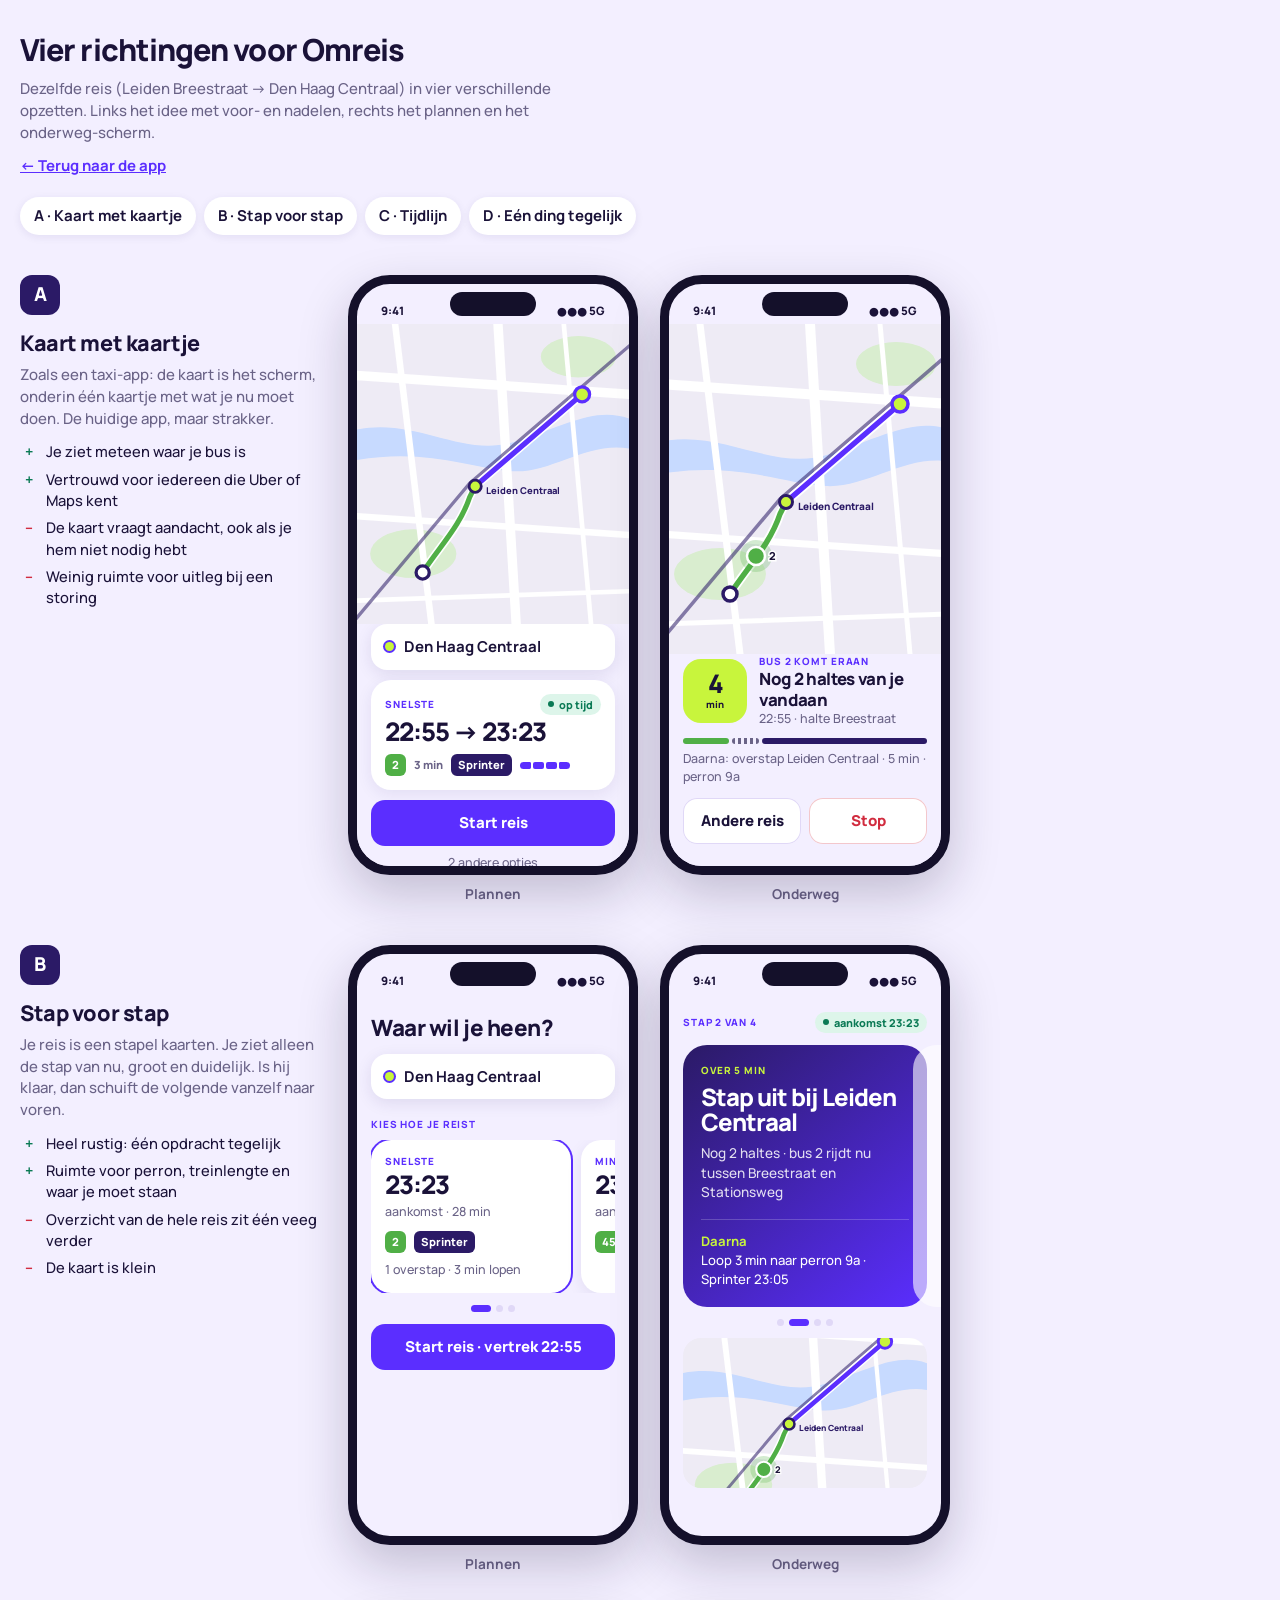
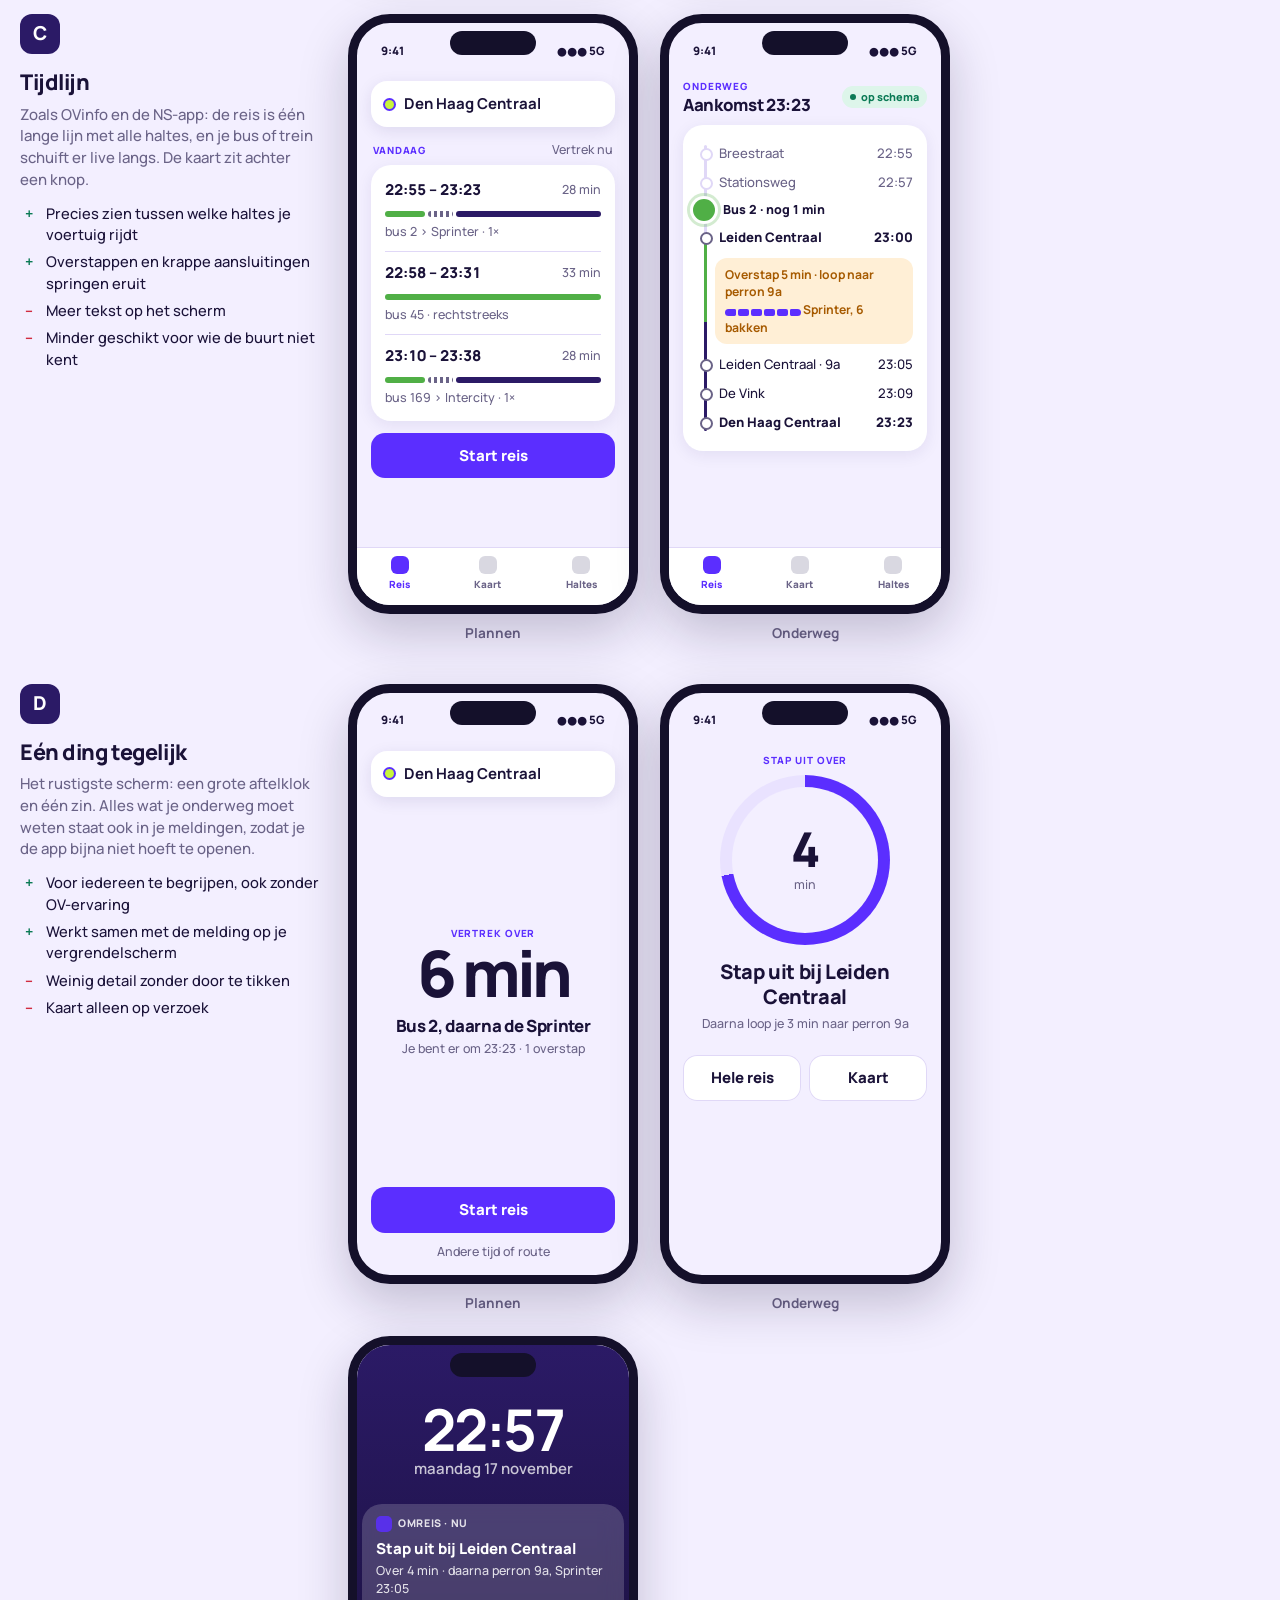
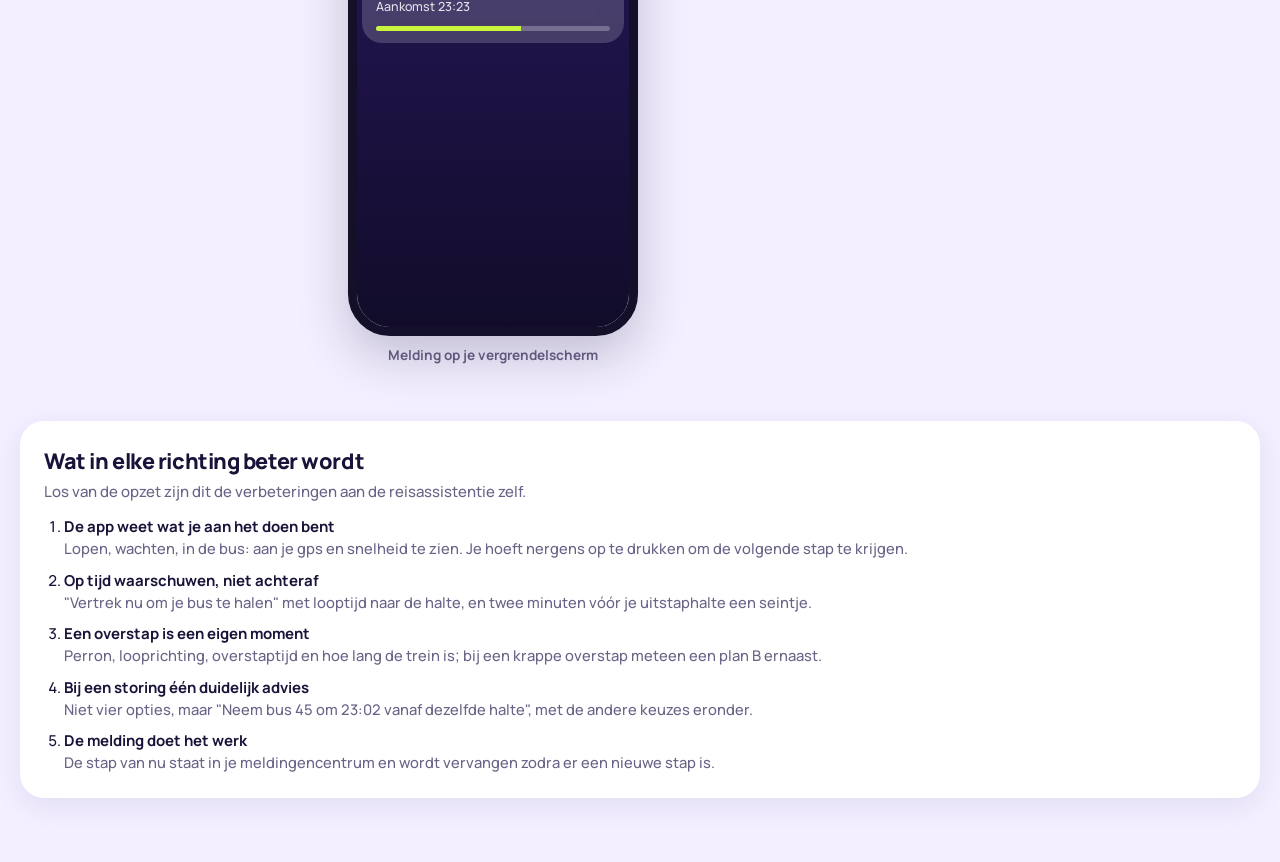
<file: templates.html>
<!doctype html>
<html lang="nl">
<head>
<meta charset="utf-8">
<meta name="viewport" content="width=device-width, initial-scale=1">
<title>Omreis – vier richtingen</title>
<meta name="robots" content="noindex">
<link rel="preconnect" href="https://fonts.googleapis.com">
<link rel="preconnect" href="https://fonts.gstatic.com" crossorigin>
<link href="https://fonts.googleapis.com/css2?family=Manrope:wght@500;600;700;800&display=swap" rel="stylesheet">
<style>
  :root{--bg:#F3EFFF;--surface:#fff;--ink:#1A1238;--muted:#6A6387;--line:#E0D8F7;--accent:#5B2EFF;--soft:#E9E2FF;--deep:#2B1A66;--lime:#C8F53C;--ok:#0B7A55;--okSoft:#DDF5EA;--warn:#A65A00;--warnSoft:#FFEFD6;--bus:#50AF46}
  *{box-sizing:border-box}
  body{margin:0;background:var(--bg);color:var(--ink);font:500 15px/1.45 "Manrope",system-ui,sans-serif;padding:28px 16px 64px}
  .wrap{max-width:1240px;margin:0 auto}
  header h1{font-size:1.9rem;font-weight:800;letter-spacing:-.03em;margin:0 0 6px}
  header p{margin:0;color:var(--muted);max-width:62ch}
  .back{display:inline-block;margin-top:12px;color:var(--accent);font-weight:700}
  nav.jump{display:flex;flex-wrap:wrap;gap:8px;margin:20px 0 8px}
  nav.jump a{background:var(--surface);border-radius:99px;padding:8px 14px;font-weight:700;text-decoration:none;color:var(--ink);box-shadow:0 2px 8px rgba(43,26,102,.08)}
  section.concept{margin-top:40px;display:grid;grid-template-columns:minmax(220px,300px) 1fr;gap:28px;align-items:start}
  @media (max-width:860px){section.concept{grid-template-columns:1fr}}
  .about .letter{display:inline-grid;place-items:center;width:40px;height:40px;border-radius:12px;background:var(--deep);color:#fff;font-weight:800;font-size:1.2rem}
  .about h2{font-size:1.35rem;font-weight:800;letter-spacing:-.02em;margin:12px 0 6px}
  .about p{margin:0 0 12px;color:var(--muted)}
  .about ul{margin:0;padding:0;list-style:none;display:grid;gap:6px;font-size:.92rem}
  .about li{display:flex;gap:8px}
  .about li b{flex:none;width:18px;text-align:center}
  .about .plus b{color:var(--ok)} .about .min b{color:#D12C3F}
  .phones{display:flex;gap:22px;flex-wrap:wrap}
  figure{margin:0}
  figcaption{text-align:center;font-weight:700;color:var(--muted);font-size:.85rem;margin-top:10px}

  /* telefoon */
  .phone{position:relative;width:290px;height:600px;border-radius:42px;background:var(--bg);border:9px solid #14102A;overflow:hidden;box-shadow:0 20px 50px rgba(26,18,56,.22);display:flex;flex-direction:column}
  .phone::before{content:"";position:absolute;top:8px;left:50%;transform:translateX(-50%);width:86px;height:24px;border-radius:99px;background:#14102A;z-index:20}
  .status{height:40px;flex:none;display:flex;justify-content:space-between;align-items:flex-end;padding:0 24px 4px;font-size:.72rem;font-weight:800;position:relative;z-index:10}
  .map{position:relative;flex:none;overflow:hidden}
  .map svg{display:block;width:100%;height:100%}
  .fill{flex:1;min-height:0;overflow:hidden;position:relative}
  .pad{padding:14px}
  .card{background:var(--surface);border-radius:20px;padding:14px;box-shadow:0 4px 16px rgba(43,26,102,.08)}
  .sheet{position:absolute;left:0;right:0;bottom:0;background:var(--bg);border-radius:24px 24px 0 0;padding:10px 14px 16px;box-shadow:0 -8px 30px rgba(43,26,102,.16)}
  .grip{width:38px;height:4px;border-radius:9px;background:var(--line);margin:0 auto 10px}
  .k{font-size:.62rem;font-weight:800;letter-spacing:.09em;text-transform:uppercase;color:var(--accent)}
  .big{font-size:1.6rem;font-weight:800;letter-spacing:-.04em;line-height:1.05}
  .mid{font-size:1.05rem;font-weight:800;letter-spacing:-.02em;line-height:1.25}
  .sm{font-size:.78rem;color:var(--muted)}
  .row{display:flex;align-items:center;gap:8px}
  .between{display:flex;justify-content:space-between;align-items:center;gap:8px}
  .chip{display:inline-flex;align-items:center;gap:4px;height:22px;padding:0 7px;border-radius:6px;font-size:.7rem;font-weight:800;color:#fff;background:var(--deep)}
  .chip.bus{background:var(--bus)} .chip.walk{background:none;color:var(--muted);padding:0}
  .btn{display:block;width:100%;border:0;border-radius:14px;padding:12px;font:inherit;font-weight:800;text-align:center;background:var(--accent);color:#fff}
  .btn.ghost{background:var(--surface);color:var(--ink);box-shadow:inset 0 0 0 1px var(--line)}
  .btn.danger{background:#fff;color:#D12C3F;box-shadow:inset 0 0 0 1px #F3C7CC}
  .pill{display:inline-flex;align-items:center;gap:5px;font-size:.68rem;font-weight:800;padding:3px 8px;border-radius:99px;background:var(--okSoft);color:var(--ok)}
  .pill.warn{background:var(--warnSoft);color:var(--warn)}
  .pill i{width:6px;height:6px;border-radius:50%;background:currentColor}
  .search{background:var(--surface);border-radius:16px;padding:12px 14px;box-shadow:0 4px 16px rgba(43,26,102,.1);display:flex;align-items:center;gap:10px;font-weight:700}
  .search .dot{width:9px;height:9px;border-radius:50%;background:var(--lime);box-shadow:0 0 0 2px var(--accent)}
  .cars{display:inline-flex;gap:2px;vertical-align:middle}
  .cars i{display:block;width:11px;height:7px;background:var(--accent);border-radius:2px}
  .cars i:first-child{border-radius:5px 2px 2px 5px}.cars i:last-child{border-radius:2px 5px 5px 2px}
  .bar{display:flex;gap:3px;height:6px;margin:10px 0 6px}
  .bar i{display:block;height:6px;border-radius:9px;background:var(--bus)}
  .bar i.t{background:var(--deep)} .bar i.w{background:repeating-linear-gradient(90deg,var(--muted) 0 3px,transparent 3px 6px)}
  .opt{display:flex;justify-content:space-between;align-items:center;padding:10px 0;border-top:1px solid var(--line)}
  .opt:first-child{border-top:0}
  .time{font-weight:800;font-variant-numeric:tabular-nums}
  .tabs{display:flex;justify-content:space-around;padding:8px 0 14px;border-top:1px solid var(--line);background:var(--surface);flex:none}
  .tabs span{font-size:.62rem;font-weight:800;color:var(--muted);text-align:center}
  .tabs span.on{color:var(--accent)}
  .tabs span::before{content:"";display:block;width:18px;height:18px;border-radius:6px;margin:0 auto 3px;background:currentColor;opacity:.25}
  .tabs span.on::before{opacity:1}

  /* B: kaarten */
  .stepcard{background:linear-gradient(140deg,var(--deep),var(--accent));color:#fff;border-radius:24px;padding:18px;position:relative;overflow:hidden}
  .stepcard .k{color:var(--lime)}
  .dots{display:flex;gap:5px;justify-content:center;margin:12px 0}
  .dots i{width:7px;height:7px;border-radius:50%;background:var(--line)} .dots i.on{width:20px;border-radius:9px;background:var(--accent)}
  .peek{position:absolute;right:-226px;top:0;width:240px;height:100%;border-radius:24px;background:var(--surface);opacity:.6}
  .swipe{display:flex;gap:10px;overflow:hidden}
  .swipe .card{flex:none;width:200px}

  /* C: tijdlijn */
  .tl{position:relative;padding-left:22px}
  .tl::before{content:"";position:absolute;left:7px;top:6px;bottom:6px;width:3px;border-radius:3px;background:linear-gradient(var(--line) 0 34%,var(--bus) 34% 62%,var(--deep) 62%)}
  .st{position:relative;padding:5px 0;font-size:.82rem;display:flex;justify-content:space-between;gap:6px}
  .st::before{content:"";position:absolute;left:-19px;top:9px;width:9px;height:9px;border-radius:50%;background:#fff;border:2px solid var(--muted)}
  .st.done{color:var(--muted)} .st.done::before{border-color:var(--line)}
  .st b{font-weight:800}
  .veh{position:relative;margin:2px 0 2px -26px;display:flex;align-items:center;gap:8px;font-size:.78rem;font-weight:800;color:var(--ink)}
  .veh span.ic{width:22px;height:22px;border-radius:50%;background:var(--bus);box-shadow:0 0 0 3px #fff,0 0 0 6px rgba(80,175,70,.25)}
  .xfer{margin:6px 0 6px -4px;background:var(--warnSoft);border-radius:12px;padding:8px 10px;font-size:.76rem;color:var(--warn);font-weight:700}

  /* D: rustig */
  .ring{width:170px;height:170px;border-radius:50%;margin:8px auto 14px;display:grid;place-items:center;background:conic-gradient(var(--accent) 0 72%,var(--soft) 72% 100%);position:relative}
  .ring::after{content:"";position:absolute;inset:12px;border-radius:50%;background:var(--bg)}
  .ring div{position:relative;z-index:1;text-align:center}
  .ring b{display:block;font-size:3rem;font-weight:800;letter-spacing:-.05em;line-height:1}
  .lock{position:absolute;inset:0;background:linear-gradient(180deg,#2B1A66,#120C2A);color:#fff;display:flex;flex-direction:column;align-items:center;padding-top:56px}
  .lock .clock{font-size:3.6rem;font-weight:700;letter-spacing:-.04em;line-height:1}
  .lock .date{opacity:.75;font-weight:600;margin-bottom:24px}
  .note{width:262px;background:rgba(255,255,255,.18);backdrop-filter:blur(10px);border-radius:20px;padding:12px 14px;color:#fff}
  .note .app{display:flex;align-items:center;gap:6px;font-size:.66rem;font-weight:800;opacity:.85;text-transform:uppercase;letter-spacing:.06em}
  .note .app i{width:16px;height:16px;border-radius:5px;background:var(--accent)}
  .note .t{font-weight:800;margin:6px 0 2px}
  .note .b{font-size:.78rem;opacity:.85}
  .note .prog{height:5px;border-radius:9px;background:rgba(255,255,255,.25);margin-top:10px;overflow:hidden}
  .note .prog i{display:block;width:62%;height:100%;background:var(--lime)}

  .ideas{margin-top:56px;background:var(--surface);border-radius:24px;padding:24px;box-shadow:0 8px 30px rgba(43,26,102,.08)}
  .ideas h2{margin:0 0 4px;font-size:1.35rem;font-weight:800;letter-spacing:-.02em}
  .ideas > p{margin:0 0 14px;color:var(--muted)}
  .ideas ol{margin:0;padding-left:20px;display:grid;gap:10px}
  .ideas li strong{display:block}
  .ideas li span{color:var(--muted);font-size:.92rem}
</style>
</head>
<body>
<div class="wrap">
<header>
  <h1>Vier richtingen voor Omreis</h1>
  <p>Dezelfde reis (Leiden Breestraat → Den Haag Centraal) in vier verschillende opzetten. Links het idee met voor- en nadelen, rechts het plannen en het onderweg-scherm.</p>
  <a class="back" href="./">← Terug naar de app</a>
</header>
<nav class="jump"><a href="#a">A · Kaart met kaartje</a><a href="#b">B · Stap voor stap</a><a href="#c">C · Tijdlijn</a><a href="#d">D · Eén ding tegelijk</a></nav>

<!-- ============ A ============ -->
<section class="concept" id="a">
  <div class="about">
    <span class="letter">A</span>
    <h2>Kaart met kaartje</h2>
    <p>Zoals een taxi-app: de kaart is het scherm, onderin één kaartje met wat je nu moet doen. De huidige app, maar strakker.</p>
    <ul>
      <li class="plus"><b>+</b>Je ziet meteen waar je bus is</li>
      <li class="plus"><b>+</b>Vertrouwd voor iedereen die Uber of Maps kent</li>
      <li class="min"><b>–</b>De kaart vraagt aandacht, ook als je hem niet nodig hebt</li>
      <li class="min"><b>–</b>Weinig ruimte voor uitleg bij een storing</li>
    </ul>
  </div>
  <div class="phones">
    <figure><div class="phone"><div class="status"><span>9:41</span><span>●●● 5G</span></div>
      <div class="map" style="height:300px" data-map="plan"></div>
      <div class="fill"><div class="sheet" style="top:-24px">
        <div class="grip"></div>
        <div class="search"><span class="dot"></span>Den Haag Centraal</div>
        <div class="card" style="margin-top:10px">
          <div class="between"><span class="k">Snelste</span><span class="pill"><i></i>op tijd</span></div>
          <div class="between" style="margin-top:4px"><span class="big">22:55 → 23:23</span></div>
          <div class="row" style="margin-top:8px"><span class="chip bus">2</span><span class="chip walk">3 min</span><span class="chip">Sprinter</span><span class="cars"><i></i><i></i><i></i><i></i></span></div>
        </div>
        <button class="btn" style="margin-top:10px">Start reis</button>
        <div class="sm" style="text-align:center;margin-top:8px">2 andere opties</div>
      </div></div>
    </div><figcaption>Plannen</figcaption></figure>
    <figure><div class="phone"><div class="status"><span>9:41</span><span>●●● 5G</span></div>
      <div class="map" style="height:330px" data-map="go"></div>
      <div class="fill"><div class="sheet" style="top:-24px">
        <div class="grip"></div>
        <div class="row" style="gap:12px">
          <div style="flex:none;width:64px;height:64px;border-radius:18px;background:var(--lime);display:grid;place-items:center;text-align:center"><div><div class="big">4</div><div style="font-size:.6rem;font-weight:800">min</div></div></div>
          <div><div class="k">Bus 2 komt eraan</div><div class="mid">Nog 2 haltes van je vandaan</div><div class="sm">22:55 · halte Breestraat</div></div>
        </div>
        <div class="bar"><i style="flex:5"></i><i class="w" style="flex:3"></i><i class="t" style="flex:18"></i></div>
        <div class="sm">Daarna: overstap Leiden Centraal · 5 min · perron 9a</div>
        <div class="row" style="margin-top:12px;gap:8px"><button class="btn ghost">Andere reis</button><button class="btn danger">Stop</button></div>
      </div></div>
    </div><figcaption>Onderweg</figcaption></figure>
  </div>
</section>

<!-- ============ B ============ -->
<section class="concept" id="b">
  <div class="about">
    <span class="letter">B</span>
    <h2>Stap voor stap</h2>
    <p>Je reis is een stapel kaarten. Je ziet alleen de stap van nu, groot en duidelijk. Is hij klaar, dan schuift de volgende vanzelf naar voren.</p>
    <ul>
      <li class="plus"><b>+</b>Heel rustig: één opdracht tegelijk</li>
      <li class="plus"><b>+</b>Ruimte voor perron, treinlengte en waar je moet staan</li>
      <li class="min"><b>–</b>Overzicht van de hele reis zit één veeg verder</li>
      <li class="min"><b>–</b>De kaart is klein</li>
    </ul>
  </div>
  <div class="phones">
    <figure><div class="phone"><div class="status"><span>9:41</span><span>●●● 5G</span></div>
      <div class="fill pad">
        <div class="mid" style="font-size:1.4rem;margin:6px 0 12px">Waar wil je heen?</div>
        <div class="search"><span class="dot"></span>Den Haag Centraal</div>
        <div class="k" style="margin:18px 0 8px">Kies hoe je reist</div>
        <div class="swipe">
          <div class="card" style="box-shadow:0 0 0 2px var(--accent)">
            <div class="k">Snelste</div><div class="big" style="margin:4px 0">23:23</div><div class="sm">aankomst · 28 min</div>
            <div class="row" style="margin-top:10px"><span class="chip bus">2</span><span class="chip">Sprinter</span></div>
            <div class="sm" style="margin-top:8px">1 overstap · 3 min lopen</div>
          </div>
          <div class="card">
            <div class="k">Minste overstappen</div><div class="big" style="margin:4px 0">23:31</div><div class="sm">aankomst · 34 min</div>
            <div class="row" style="margin-top:10px"><span class="chip bus">45</span></div>
          </div>
        </div>
        <div class="dots"><i class="on"></i><i></i><i></i></div>
        <button class="btn">Start reis · vertrek 22:55</button>
      </div>
    </div><figcaption>Plannen</figcaption></figure>
    <figure><div class="phone"><div class="status"><span>9:41</span><span>●●● 5G</span></div>
      <div class="fill pad">
        <div class="between" style="margin:4px 0 12px"><span class="k">Stap 2 van 4</span><span class="pill"><i></i>aankomst 23:23</span></div>
        <div style="position:relative">
          <div class="stepcard">
            <div class="k">Over 5 min</div>
            <div class="big" style="font-size:1.5rem;margin:6px 0 10px">Stap uit bij Leiden Centraal</div>
            <div style="opacity:.85;font-size:.85rem">Nog 2 haltes · bus 2 rijdt nu tussen Breestraat en Stationsweg</div>
            <div style="margin-top:16px;padding-top:12px;border-top:1px solid rgba(255,255,255,.2);font-size:.82rem"><b style="color:var(--lime)">Daarna</b><br>Loop 3 min naar perron 9a · Sprinter 23:05</div>
          </div>
          <div class="peek"></div>
        </div>
        <div class="dots"><i></i><i class="on"></i><i></i><i></i></div>
        <div class="map" style="height:150px;border-radius:18px" data-map="go"></div>
      </div>
    </div><figcaption>Onderweg</figcaption></figure>
  </div>
</section>

<!-- ============ C ============ -->
<section class="concept" id="c">
  <div class="about">
    <span class="letter">C</span>
    <h2>Tijdlijn</h2>
    <p>Zoals OVinfo en de NS-app: de reis is één lange lijn met alle haltes, en je bus of trein schuift er live langs. De kaart zit achter een knop.</p>
    <ul>
      <li class="plus"><b>+</b>Precies zien tussen welke haltes je voertuig rijdt</li>
      <li class="plus"><b>+</b>Overstappen en krappe aansluitingen springen eruit</li>
      <li class="min"><b>–</b>Meer tekst op het scherm</li>
      <li class="min"><b>–</b>Minder geschikt voor wie de buurt niet kent</li>
    </ul>
  </div>
  <div class="phones">
    <figure><div class="phone"><div class="status"><span>9:41</span><span>●●● 5G</span></div>
      <div class="fill pad">
        <div class="search" style="margin-top:4px"><span class="dot"></span>Den Haag Centraal</div>
        <div class="between" style="margin:14px 2px 6px"><span class="k">Vandaag</span><span class="sm">Vertrek nu</span></div>
        <div class="card" style="padding:4px 14px">
          <div class="opt"><div style="flex:1"><div class="between"><span class="time">22:55 – 23:23</span><span class="sm">28 min</span></div><div class="bar"><i style="flex:5"></i><i class="w" style="flex:3"></i><i class="t" style="flex:18"></i></div><div class="sm">bus 2 › Sprinter · 1×</div></div></div>
          <div class="opt"><div style="flex:1"><div class="between"><span class="time">22:58 – 23:31</span><span class="sm">33 min</span></div><div class="bar"><i style="flex:1"></i></div><div class="sm">bus 45 · rechtstreeks</div></div></div>
          <div class="opt"><div style="flex:1"><div class="between"><span class="time">23:10 – 23:38</span><span class="sm">28 min</span></div><div class="bar"><i style="flex:5"></i><i class="w" style="flex:3"></i><i class="t" style="flex:18"></i></div><div class="sm">bus 169 › Intercity · 1×</div></div></div>
        </div>
        <button class="btn" style="margin-top:12px">Start reis</button>
      </div>
      <div class="tabs"><span class="on">Reis</span><span>Kaart</span><span>Haltes</span></div>
    </div><figcaption>Plannen</figcaption></figure>
    <figure><div class="phone"><div class="status"><span>9:41</span><span>●●● 5G</span></div>
      <div class="fill pad">
        <div class="between" style="margin:2px 0 10px"><div><div class="k">Onderweg</div><div class="mid">Aankomst 23:23</div></div><span class="pill"><i></i>op schema</span></div>
        <div class="card"><div class="tl">
          <div class="st done"><span>Breestraat</span><span>22:55</span></div>
          <div class="st done"><span>Stationsweg</span><span>22:57</span></div>
          <div class="veh"><span class="ic"></span>Bus 2 · nog 1 min</div>
          <div class="st"><span><b>Leiden Centraal</b></span><b>23:00</b></div>
          <div class="xfer">Overstap 5 min · loop naar perron 9a<br><span class="cars" style="margin-top:4px"><i></i><i></i><i></i><i></i><i></i><i></i></span> Sprinter, 6 bakken</div>
          <div class="st"><span>Leiden Centraal · 9a</span><span>23:05</span></div>
          <div class="st"><span>De Vink</span><span>23:09</span></div>
          <div class="st"><span><b>Den Haag Centraal</b></span><b>23:23</b></div>
        </div></div>
      </div>
      <div class="tabs"><span class="on">Reis</span><span>Kaart</span><span>Haltes</span></div>
    </div><figcaption>Onderweg</figcaption></figure>
  </div>
</section>

<!-- ============ D ============ -->
<section class="concept" id="d">
  <div class="about">
    <span class="letter">D</span>
    <h2>Eén ding tegelijk</h2>
    <p>Het rustigste scherm: een grote aftelklok en één zin. Alles wat je onderweg moet weten staat ook in je meldingen, zodat je de app bijna niet hoeft te openen.</p>
    <ul>
      <li class="plus"><b>+</b>Voor iedereen te begrijpen, ook zonder OV-ervaring</li>
      <li class="plus"><b>+</b>Werkt samen met de melding op je vergrendelscherm</li>
      <li class="min"><b>–</b>Weinig detail zonder door te tikken</li>
      <li class="min"><b>–</b>Kaart alleen op verzoek</li>
    </ul>
  </div>
  <div class="phones">
    <figure><div class="phone"><div class="status"><span>9:41</span><span>●●● 5G</span></div>
      <div class="fill pad" style="display:flex;flex-direction:column">
        <div class="search" style="margin-top:4px"><span class="dot"></span>Den Haag Centraal</div>
        <div style="flex:1;display:flex;flex-direction:column;justify-content:center;text-align:center">
          <div class="k">Vertrek over</div>
          <div style="font-size:4rem;font-weight:800;letter-spacing:-.06em;line-height:1">6 min</div>
          <div class="mid" style="margin:10px 0 4px">Bus 2, daarna de Sprinter</div>
          <div class="sm">Je bent er om 23:23 · 1 overstap</div>
        </div>
        <button class="btn">Start reis</button>
        <div class="sm" style="text-align:center;margin-top:10px">Andere tijd of route</div>
      </div>
    </div><figcaption>Plannen</figcaption></figure>
    <figure><div class="phone"><div class="status"><span>9:41</span><span>●●● 5G</span></div>
      <div class="fill pad" style="text-align:center">
        <div class="k" style="margin-top:6px">Stap uit over</div>
        <div class="ring"><div><b>4</b><span class="sm">min</span></div></div>
        <div class="mid" style="font-size:1.25rem">Stap uit bij Leiden Centraal</div>
        <div class="sm" style="margin-top:6px">Daarna loop je 3 min naar perron 9a</div>
        <div class="row" style="margin-top:22px;gap:8px"><button class="btn ghost">Hele reis</button><button class="btn ghost">Kaart</button></div>
      </div>
    </div><figcaption>Onderweg</figcaption></figure>
    <figure><div class="phone"><div class="lock">
      <div class="clock">22:57</div><div class="date">maandag 17 november</div>
      <div class="note"><div class="app"><i></i>Omreis · nu</div><div class="t">Stap uit bij Leiden Centraal</div><div class="b">Over 4 min · daarna perron 9a, Sprinter 23:05<br>Aankomst 23:23</div><div class="prog"><i></i></div></div>
    </div></div><figcaption>Melding op je vergrendelscherm</figcaption></figure>
  </div>
</section>

<section class="ideas">
  <h2>Wat in elke richting beter wordt</h2>
  <p>Los van de opzet zijn dit de verbeteringen aan de reisassistentie zelf.</p>
  <ol>
    <li><strong>De app weet wat je aan het doen bent</strong><span>Lopen, wachten, in de bus: aan je gps en snelheid te zien. Je hoeft nergens op te drukken om de volgende stap te krijgen.</span></li>
    <li><strong>Op tijd waarschuwen, niet achteraf</strong><span>"Vertrek nu om je bus te halen" met looptijd naar de halte, en twee minuten vóór je uitstaphalte een seintje.</span></li>
    <li><strong>Een overstap is een eigen moment</strong><span>Perron, looprichting, overstaptijd en hoe lang de trein is; bij een krappe overstap meteen een plan B ernaast.</span></li>
    <li><strong>Bij een storing één duidelijk advies</strong><span>Niet vier opties, maar "Neem bus 45 om 23:02 vanaf dezelfde halte", met de andere keuzes eronder.</span></li>
    <li><strong>De melding doet het werk</strong><span>De stap van nu staat in je meldingencentrum en wordt vervangen zodra er een nieuwe stap is.</span></li>
  </ol>
</section>
</div>

<script>
// Eén nep-kaart, overal hergebruikt: licht vlak, water, parken, wegen, spoor en de route.
const MAP = (go) => `<svg viewBox="0 0 290 330" preserveAspectRatio="xMidYMid slice" xmlns="http://www.w3.org/2000/svg">
  <rect width="290" height="330" fill="#EEEBF5"/>
  <path d="M-10 120 C60 100 110 150 170 130 S260 90 300 110 L300 140 C250 125 210 165 165 162 S70 135 -10 152Z" fill="#C7DAFF"/>
  <ellipse cx="60" cy="250" rx="46" ry="26" fill="#D9EDCF"/><ellipse cx="236" cy="40" rx="40" ry="22" fill="#D9EDCF"/>
  <g stroke="#fff" stroke-linecap="round" fill="none"><path d="M0 60 L290 80" stroke-width="10"/><path d="M40 0 L80 330" stroke-width="7"/><path d="M150 0 L170 330" stroke-width="10"/><path d="M0 210 L290 230" stroke-width="7"/><path d="M220 0 L250 330" stroke-width="5"/><path d="M0 300 L290 290" stroke-width="5"/></g>
  <path d="M-10 330 L120 175 L300 20" stroke="#2B1A66" stroke-width="3.5" fill="none" opacity=".55"/>
  <path d="M70 270 C90 240 110 220 120 190 L126 178" stroke="#fff" stroke-width="9" fill="none" stroke-linecap="round"/>
  <path d="M70 270 C90 240 110 220 120 190 L126 178" stroke="#50AF46" stroke-width="5.5" fill="none" stroke-linecap="round"/>
  <path d="M126 178 L240 80" stroke="#fff" stroke-width="9" fill="none" stroke-linecap="round"/>
  <path d="M126 178 L240 80" stroke="#5B2EFF" stroke-width="5.5" fill="none" stroke-linecap="round"/>
  <circle cx="70" cy="270" r="7" fill="#fff" stroke="#2B1A66" stroke-width="3.5"/>
  <circle cx="126" cy="178" r="6.5" fill="#C8F53C" stroke="#2B1A66" stroke-width="3"/>
  <text x="138" y="186" font-family="Manrope" font-weight="800" font-size="10" fill="#2B1A66">Leiden Centraal</text>
  <circle cx="240" cy="80" r="8" fill="#C8F53C" stroke="#5B2EFF" stroke-width="3.5"/>
  ${go ? `<circle cx="96" cy="232" r="16" fill="#50AF46" opacity=".25"/><circle cx="96" cy="232" r="9" fill="#50AF46" stroke="#fff" stroke-width="2.5"/><text x="109" y="236" font-family="Manrope" font-weight="800" font-size="11" fill="#1A1238" stroke="#fff" stroke-width="3" paint-order="stroke">2</text>` : ''}
</svg>`;
document.querySelectorAll('[data-map]').forEach(el => { el.innerHTML = MAP(el.dataset.map === 'go'); });
</script>
</body>
</html>
</file>
